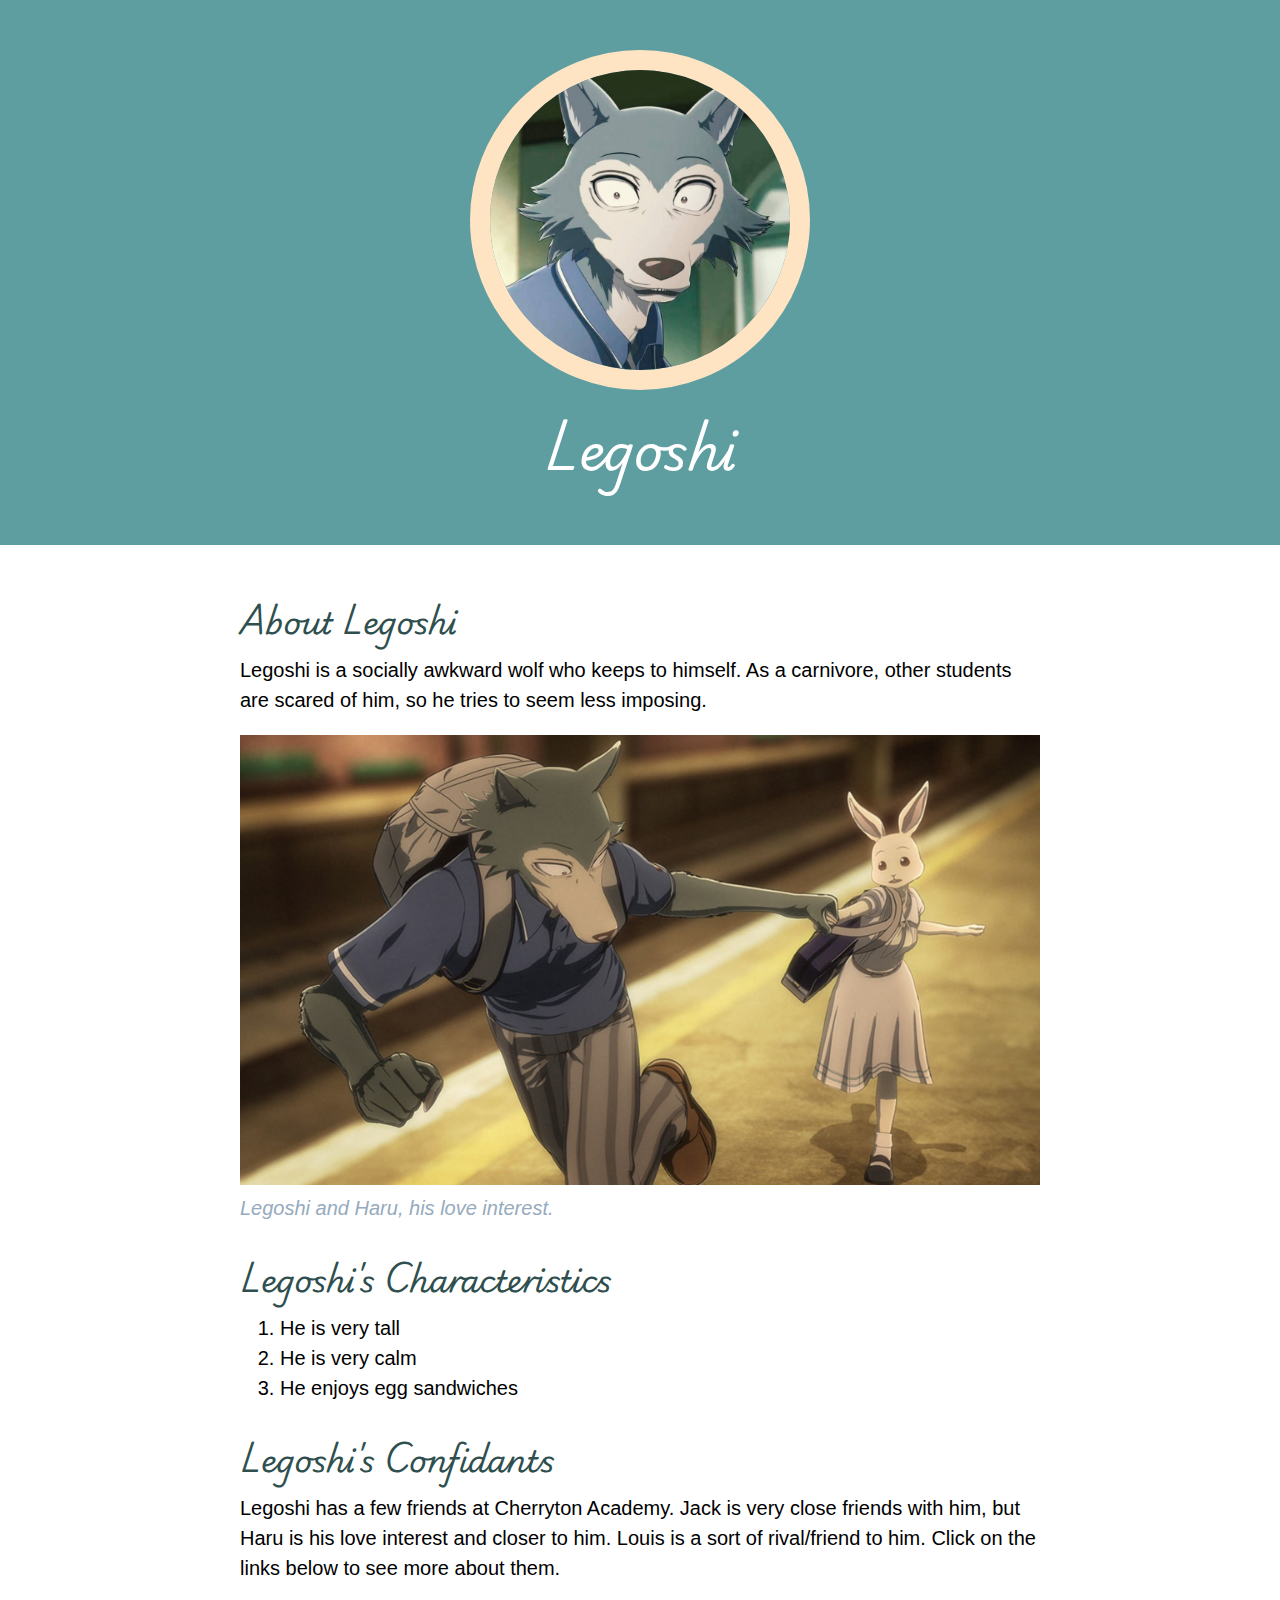
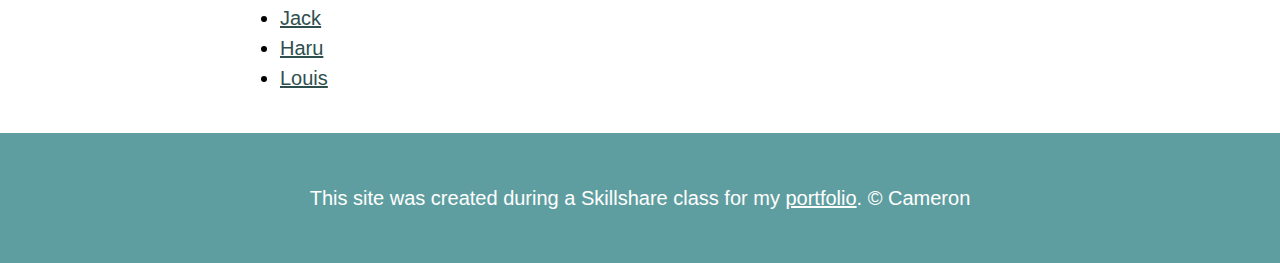
<file: index.html>
<!DOCTYPE html>
<html>
<head>
    <title>Legoshi</title>
    <link rel="icon" href="img/legoshi-avatar.jpeg">
    <link rel="stylesheet" type="text/css" href="css/style.css">
    <link rel="preconnect" href="https://fonts.googleapis.com">
    <link rel="preconnect" href="https://fonts.gstatic.com" crossorigin>
    <link href="https://fonts.googleapis.com/css2?family=Playwrite+AU+TAS:wght@100..400&display=swap" rel="stylesheet">
</head>
<body>
    <!-- header element -->
    <header>
        <img src="img/legoshi-avatar.jpeg">
        <h1>Legoshi</h1>
    </header>

    <!-- main element -->
    <main>
        <h2>About Legoshi</h2>
        <p>Legoshi is a socially awkward wolf who keeps to himself. As a carnivore, other students
         are scared of him, so he tries to seem less imposing.</p>
        <img src="img/legoshi-big.jpeg">
        <p class="caption">Legoshi and Haru, his love interest.</p>

        <!-- characteristics -->
        <h2>Legoshi's Characteristics</h2>
        <ol>
            <li>He is very tall</li>
            <li>He is very calm</li>
            <li>He enjoys egg sandwiches</li>
        </ol>

        <!-- confidants -->
        <h2>Legoshi's Confidants</h2>
        <p>Legoshi has a few friends at Cherryton Academy. Jack is very close friends with him,
         but Haru is his love interest and closer to him. Louis is a sort of rival/friend to him.
         Click on the links below to see more about them.</p>
        <ul>
            <li><a target="_blank" href="https://beastars.fandom.com/wiki/Jack">Jack</a></li>
            <li><a target="_blank" href="https://beastars.fandom.com/wiki/Haru">Haru</a></li>
            <li><a target="_blank" href="https://beastars.fandom.com/wiki/Louis">Louis</a></li>
        </ul>
    </main>

    <!-- footer element -->
    <footer>
        <p>This site was created during a Skillshare class for my <a target="_blank" href="https://y.at/🦊☢️🐺☢️">portfolio</a>. &copy; Cameron</p>
    </footer>

</body>
</html>
</file>
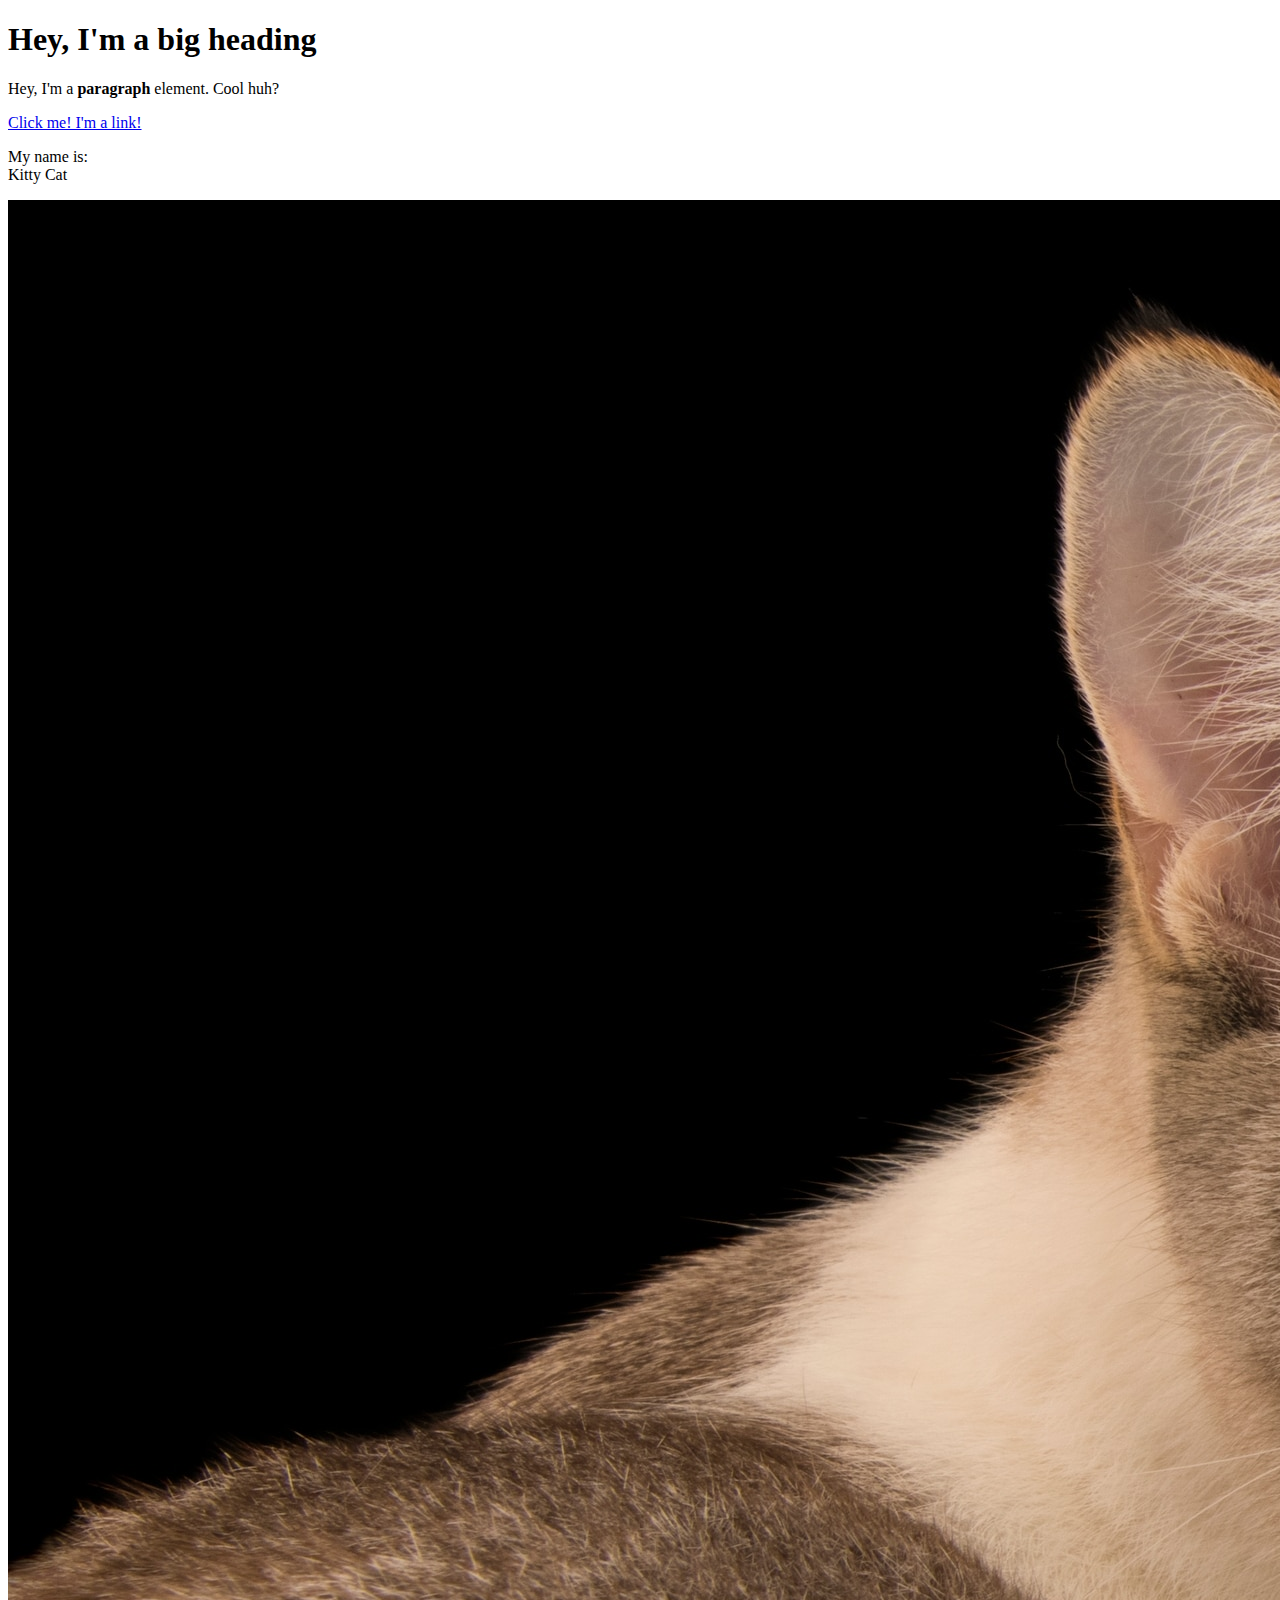
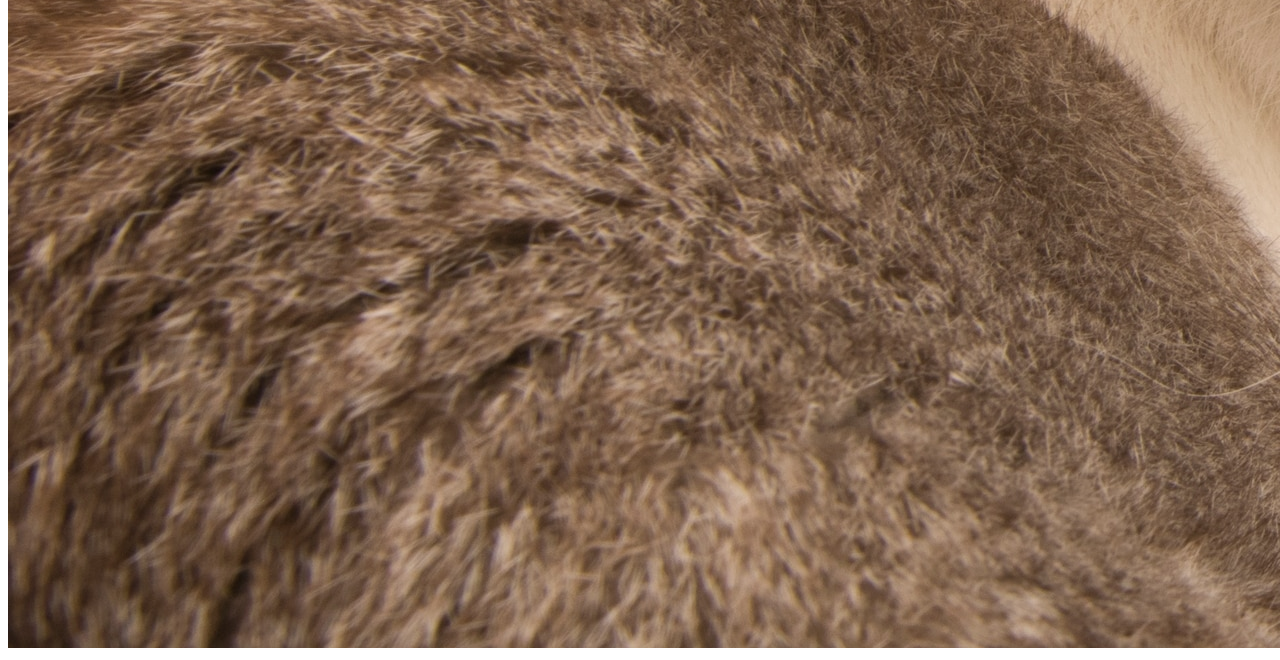
<file: main.html>
<!DOCTYPE html>
<html>
<head>
    <title>Test Page</title>
</head>
<body>
    <h1>Hey, I'm a big heading</h1>
    <p>Hey, I'm a <b>paragraph</b> element. Cool huh?</p>
    <a href="https://google.com" target="_blank" title="Let's go to Google">Click me! I'm a link!</a>
    <p>My name is:<br>
        Kitty Cat</p>
    <img src="img/cat.jpeg">
</body>
</html>
</file>
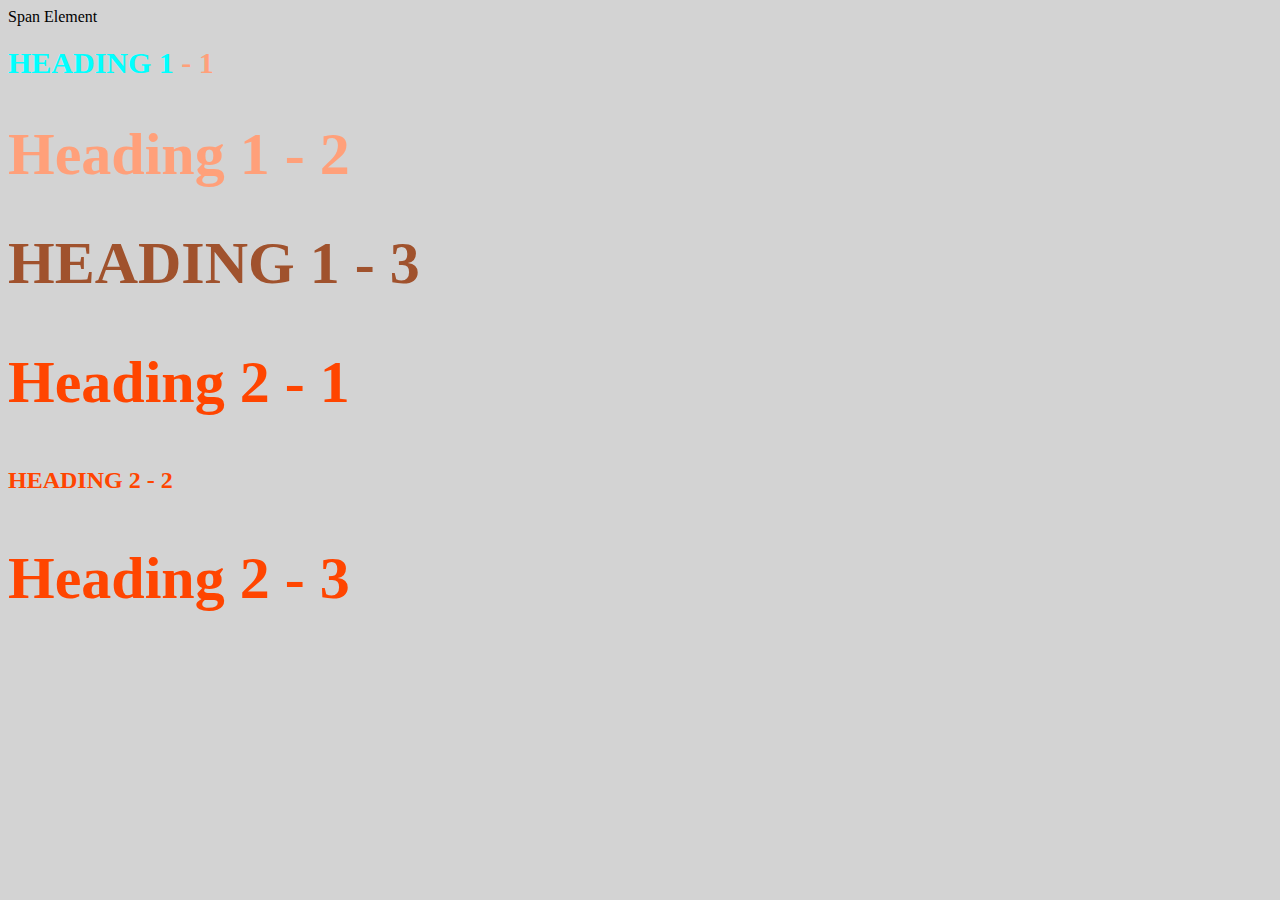
<file: style-test.html>
<!DOCTYPE html>
<html>
<head>
    <title>Style Test</title>
    <link rel="stylesheet" type="text/css" href="css/test.css">
</head>
<body>
    <span>Span Element</span>
    <h1 class="uppercase"><span>Heading 1</span> - 1</h1>
    <h1 class="big">Heading 1 - 2</h1>
    <h1 class="big uppercase">Heading 1 - 3</h1>
    <h2 class="big">Heading 2 - 1</h2>
    <h2 class="uppercase">Heading 2 - 2</h2>
    <h2 class="big">Heading 2 - 3</h2>
</body>
</html>
</file>
<file: css/style.css>
body{
    margin: 0;
    font-family: Helvetica, Arial, sans-serif;
    font-size: 20px;
    line-height: 30px;
}

/* header styles */
header{
    background-color: cadetblue;
    text-align: center;
    padding-top: 50px;
    padding-bottom: 50px;
}

h1, h2{
    font-family: "Playwrite AU TAS", cursive;
}

header h1{
    color: white;
    font-size: 50px;
}

header img{
    border-radius: 170px;
    width: 300px;
    border: 20px solid bisque;
}

main{
    max-width: 800px;
    margin: 0 auto;
    padding: 20px;
}

main img{
    max-width: 100%;
}

h2{
    font-size: 30px;
    color: darkslategray;
    margin: 40px 0 10px;
}

a{
    color: darkslategray;
}
a:hover{
    color: aquamarine;
}

footer{
    background-color: cadetblue;
    text-align: center;
    color: white;
    padding: 50px;
}

footer p{
    margin: 0;
}

footer a{
    color: white;
}
footer a:hover{
    opacity: .5;
    background-color: transparent;
}

p.caption{
    color: #96aabd;
    font-style: italic;
    margin-top: 0;
}
</file>
<file: css/test.css>
body{
    background-color: lightgray;
}

h1{
    font-size: 30px;
    color: lightsalmon;
}

h2{
    color: orangered;
}

.big{
    font-size: 60px;
}

.uppercase{
    text-transform: uppercase;
}

.big.uppercase{
    color: sienna;
}

h1 span{
    color: aqua;
}
</file>
